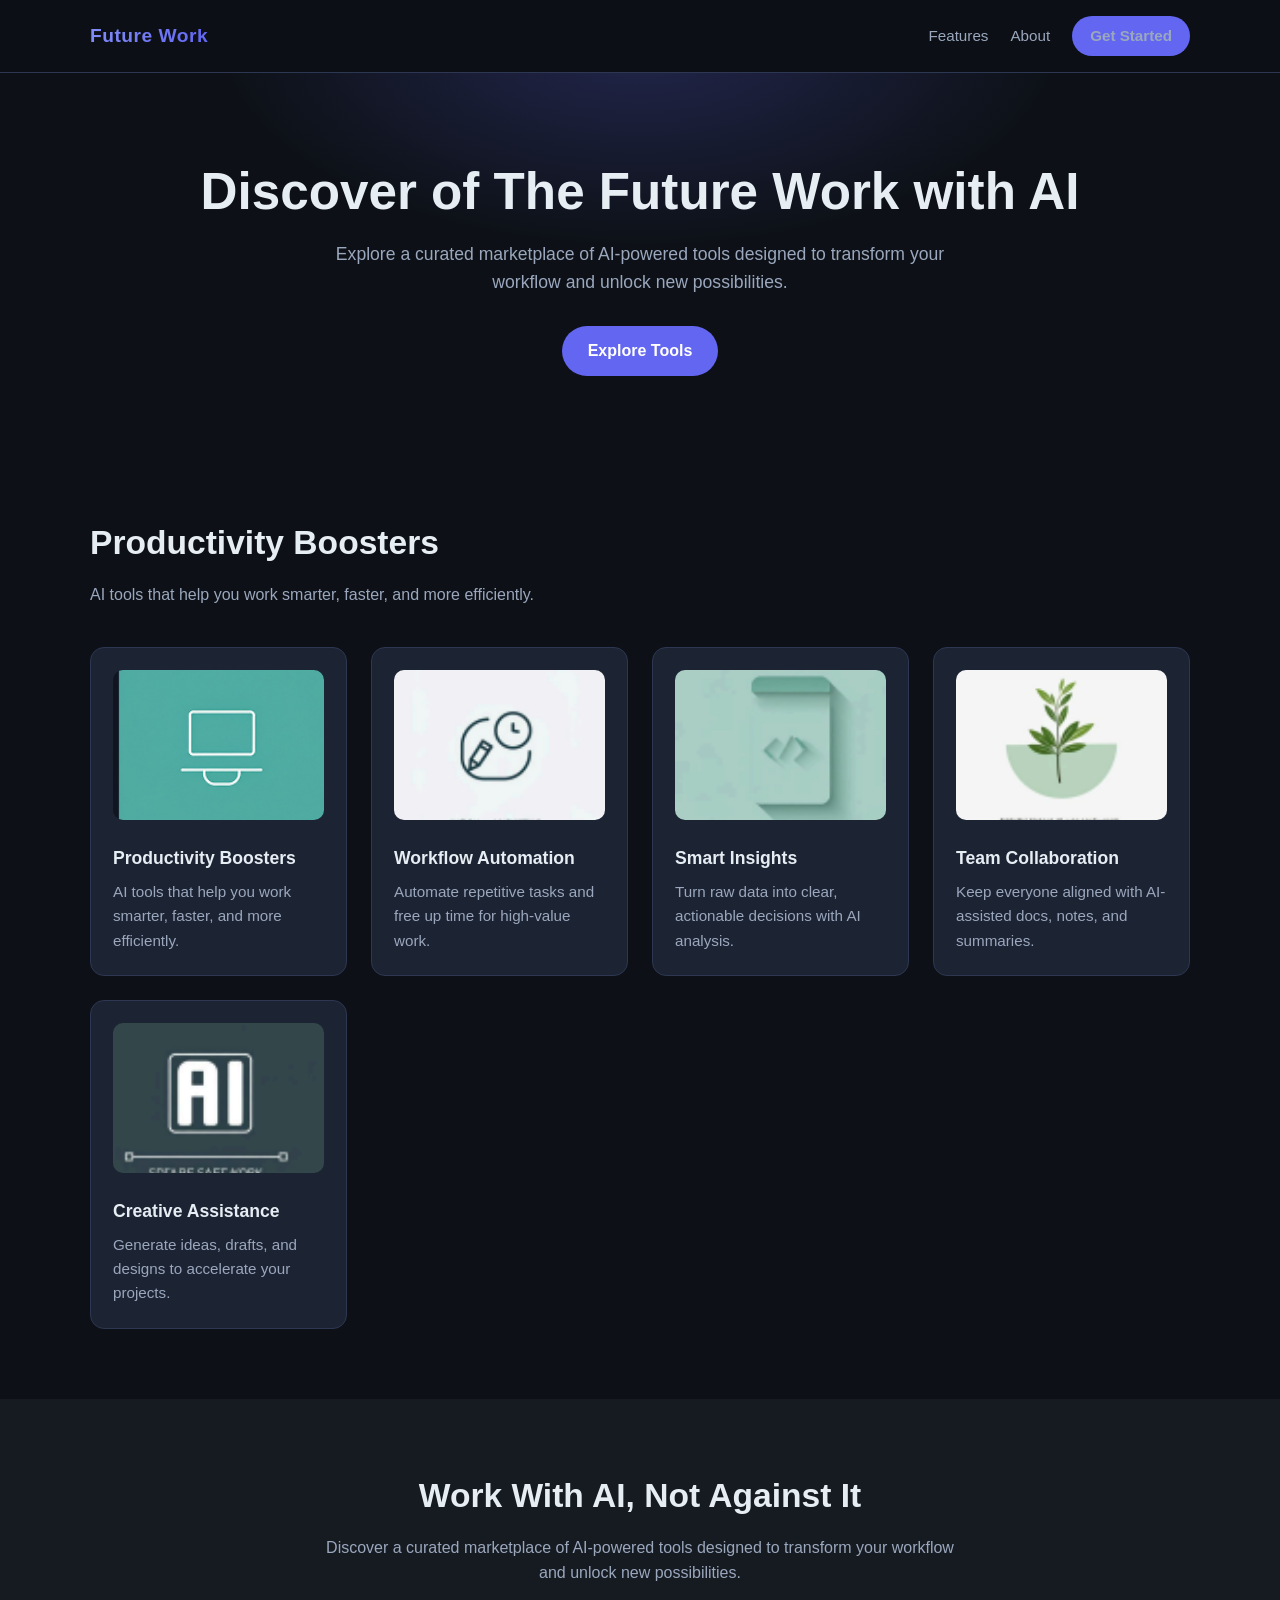
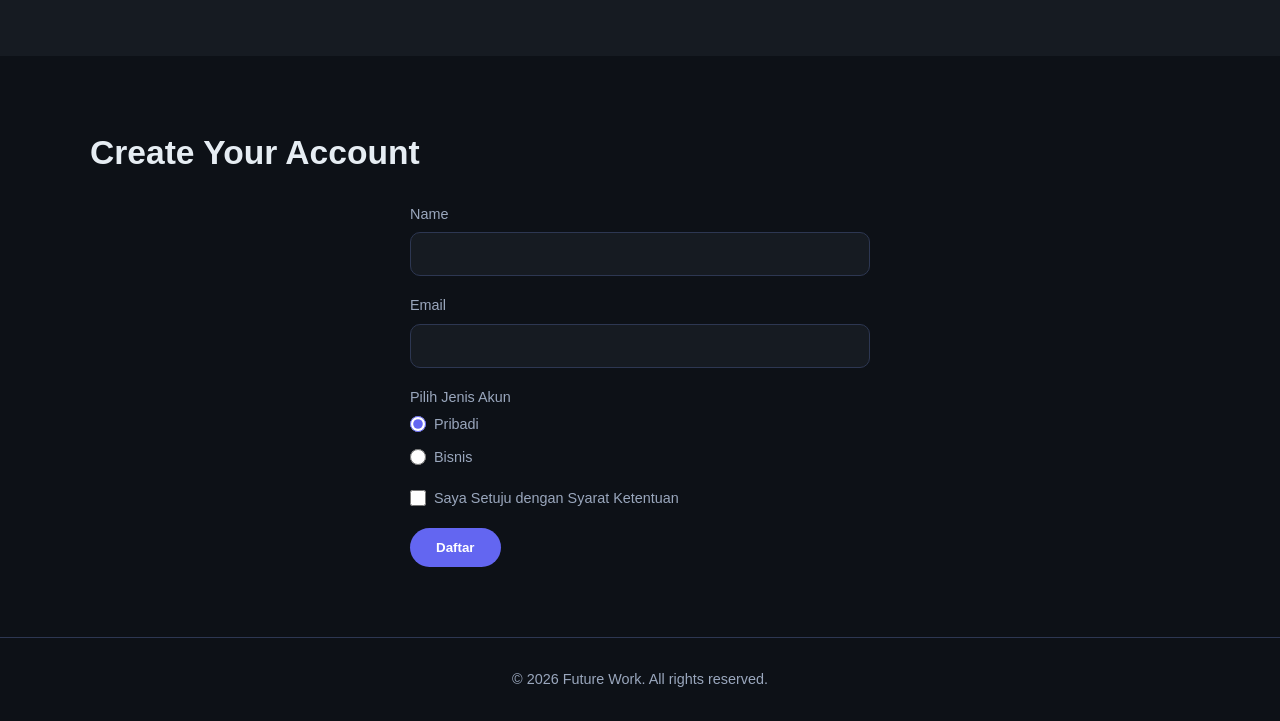
<file: assignment-1/index.html>
<!DOCTYPE html>
<html lang="en">
<head>
    <meta charset="UTF-8">
    <meta name="viewport" content="width=device-width, initial-scale=1.0">
    <title>Discover of The Future Work with AI</title>
    <link rel="stylesheet" href="style.css">
</head>
<body>
    <header class="site-header">
        <div class="container header-inner">
            <label class="logo">Future&nbsp;Work</label>
            <nav class="site-nav">
                <a href="#features">Features</a>
                <a href="#about">About</a>
                <a href="#register" class="btn btn-sm">Get Started</a>
            </nav>
        </div>
    </header>

    <section class="hero">
        <div class="container">
            <h1>Discover of The Future Work with AI</h1>
            <p class="subtitle">
                Explore a curated marketplace of AI-powered tools designed to transform
                your workflow and unlock new possibilities.
            </p>
            <a href="#features" class="btn btn-primary">Explore Tools</a>
        </div>
    </section>

    <main>
        <section id="features" class="features">
            <div class="container">
                <h2>Productivity Boosters</h2>
                <p class="section-lead">
                    AI tools that help you work smarter, faster, and more efficiently.
                </p>

                <div class="card-grid">
                    <article class="card">
                        <img src="feature1.jpg" alt="Productivity Booster">
                        <h3>Productivity Boosters</h3>
                        <p>AI tools that help you work smarter, faster, and more efficiently.</p>
                    </article>

                    <article class="card">
                        <img src="feature2.png" alt="Automation">
                        <h3>Workflow Automation</h3>
                        <p>Automate repetitive tasks and free up time for high-value work.</p>
                    </article>

                    <article class="card">
                        <img src="feature3.png" alt="Insights">
                        <h3>Smart Insights</h3>
                        <p>Turn raw data into clear, actionable decisions with AI analysis.</p>
                    </article>

                    <article class="card">
                        <img src="feature4.png" alt="Collaboration">
                        <h3>Team Collaboration</h3>
                        <p>Keep everyone aligned with AI-assisted docs, notes, and summaries.</p>
                    </article>

                    <article class="card">
                        <img src="feature5.png" alt="Creativity">
                        <h3>Creative Assistance</h3>
                        <p>Generate ideas, drafts, and designs to accelerate your projects.</p>
                    </article>
                </div>
            </div>
        </section>

        <section id="about" class="about">
            <div class="container">
                <h2>Work With AI, Not Against It</h2>
                <p>
                    Discover a curated marketplace of AI-powered tools designed to
                    transform your workflow and unlock new possibilities.
                </p>
            </div>
        </section>

        <section id="register" class="register">
            <div class="container">
                <h2>Create Your Account</h2>
                <form action="Register" method="post" class="form">
                    <div class="field">
                        <label for="Nama">Name</label>
                        <input type="text" name="Nama" id="Nama" required>
                    </div>

                    <div class="field">
                        <label for="Email">Email</label>
                        <input type="email" name="Email" id="Email" required>
                    </div>

                    <fieldset class="field">
                        <legend>Pilih Jenis Akun</legend>
                        <label class="inline">
                            <input type="radio" name="accounttype" value="Pribadi" checked> Pribadi
                        </label>
                        <label class="inline">
                            <input type="radio" name="accounttype" value="Bisnis"> Bisnis
                        </label>
                    </fieldset>

                    <div class="field">
                        <label class="inline">
                            <input type="checkbox" name="terms" id="terms" required>
                            Saya Setuju dengan Syarat Ketentuan
                        </label>
                    </div>

                    <button type="submit" class="btn btn-primary">Daftar</button>
                </form>
            </div>
        </section>
    </main>

    <footer class="site-footer">
        <div class="container">
            <p>&copy; 2026 Future Work. All rights reserved.</p>
        </div>
    </footer>
</body>
</html>
</file>
<file: assignment-1/style.css>
:root {
    --bg: #0d1117;
    --bg-alt: #161b22;
    --card: #1c2333;
    --border: #2d3752;
    --text: #e6edf3;
    --muted: #9aa7bd;
    --accent: #6366f1;
    --accent-hover: #4f46e5;
    --radius: 14px;
}

* {
    box-sizing: border-box;
    margin: 0;
    padding: 0;
}

html {
    scroll-behavior: smooth;
}

body {
    font-family: -apple-system, BlinkMacSystemFont, "Segoe UI", Roboto, Helvetica, Arial, sans-serif;
    background: var(--bg);
    color: var(--text);
    line-height: 1.6;
}

.container {
    width: min(1100px, 90%);
    margin: 0 auto;
}

/* Header */
.site-header {
    background: rgba(13, 17, 23, 0.85);
    backdrop-filter: blur(8px);
    border-bottom: 1px solid var(--border);
    position: sticky;
    top: 0;
    z-index: 10;
}

.header-inner {
    display: flex;
    align-items: center;
    justify-content: space-between;
    padding: 16px 0;
}

.logo {
    font-weight: 800;
    font-size: 1.2rem;
    letter-spacing: 0.5px;
    background: linear-gradient(90deg, #818cf8, #6366f1);
    -webkit-background-clip: text;
    background-clip: text;
    color: transparent;
}

.site-nav {
    display: flex;
    align-items: center;
    gap: 22px;
}

.site-nav a {
    color: var(--muted);
    text-decoration: none;
    font-size: 0.95rem;
    transition: color 0.2s;
}

.site-nav a:hover {
    color: var(--text);
}

/* Hero */
.hero {
    padding: 90px 0 70px;
    text-align: center;
    background:
        radial-gradient(600px 300px at 50% -10%, rgba(99, 102, 241, 0.25), transparent 70%);
}

.hero h1 {
    font-size: clamp(2rem, 5vw, 3.2rem);
    line-height: 1.15;
    margin-bottom: 18px;
}

.subtitle {
    max-width: 620px;
    margin: 0 auto 30px;
    color: var(--muted);
    font-size: 1.1rem;
}

/* Buttons */
.btn {
    display: inline-block;
    padding: 12px 26px;
    border-radius: 999px;
    background: var(--accent);
    color: #fff;
    text-decoration: none;
    font-weight: 600;
    border: none;
    cursor: pointer;
    transition: background 0.2s, transform 0.15s;
}

.btn:hover {
    background: var(--accent-hover);
    transform: translateY(-1px);
}

.btn-sm {
    padding: 8px 18px;
    font-size: 0.9rem;
}

.btn-primary {
    background: var(--accent);
}

/* Sections */
section {
    padding: 70px 0;
}

h2 {
    font-size: clamp(1.5rem, 3vw, 2.1rem);
    margin-bottom: 12px;
}

.section-lead {
    color: var(--muted);
    margin-bottom: 40px;
}

/* Feature grid */
.card-grid {
    display: grid;
    grid-template-columns: repeat(auto-fit, minmax(230px, 1fr));
    gap: 24px;
}

.card {
    background: var(--card);
    border: 1px solid var(--border);
    border-radius: var(--radius);
    padding: 22px;
    transition: transform 0.2s, border-color 0.2s;
}

.card:hover {
    transform: translateY(-4px);
    border-color: var(--accent);
}

.card img {
    width: 100%;
    height: 150px;
    object-fit: cover;
    border-radius: 10px;
    margin-bottom: 16px;
}

.card h3 {
    margin-bottom: 8px;
    font-size: 1.1rem;
}

.card p {
    color: var(--muted);
    font-size: 0.95rem;
}

/* About */
.about {
    background: var(--bg-alt);
    text-align: center;
}

.about p {
    max-width: 640px;
    margin: 0 auto;
    color: var(--muted);
}

/* Form */
.register .form {
    display: grid;
    gap: 18px;
    max-width: 460px;
    margin: 24px auto 0;
}

.field {
    display: grid;
    gap: 6px;
    border: none;
}

.field label {
    font-size: 0.9rem;
    color: var(--muted);
}

.field input[type="text"],
.field input[type="email"] {
    padding: 12px 14px;
    border-radius: 10px;
    border: 1px solid var(--border);
    background: var(--bg-alt);
    color: var(--text);
    font-size: 1rem;
}

.field input[type="text"]:focus,
.field input[type="email"]:focus {
    outline: none;
    border-color: var(--accent);
}

fieldset.field {
    gap: 10px;
}

fieldset.field legend {
    font-size: 0.9rem;
    color: var(--muted);
    margin-bottom: 4px;
}

.inline {
    display: flex;
    align-items: center;
    gap: 8px;
    color: var(--text);
    font-size: 0.95rem;
}

.inline input {
    accent-color: var(--accent);
    width: 16px;
    height: 16px;
}

.register .btn {
    justify-self: start;
}

/* Footer */
.site-footer {
    border-top: 1px solid var(--border);
    padding: 30px 0;
    text-align: center;
    color: var(--muted);
    font-size: 0.9rem;
}

@media (max-width: 600px) {
    .header-inner {
        flex-direction: column;
        gap: 12px;
    }

    .hero {
        padding: 60px 0 40px;
    }
}
</file>
